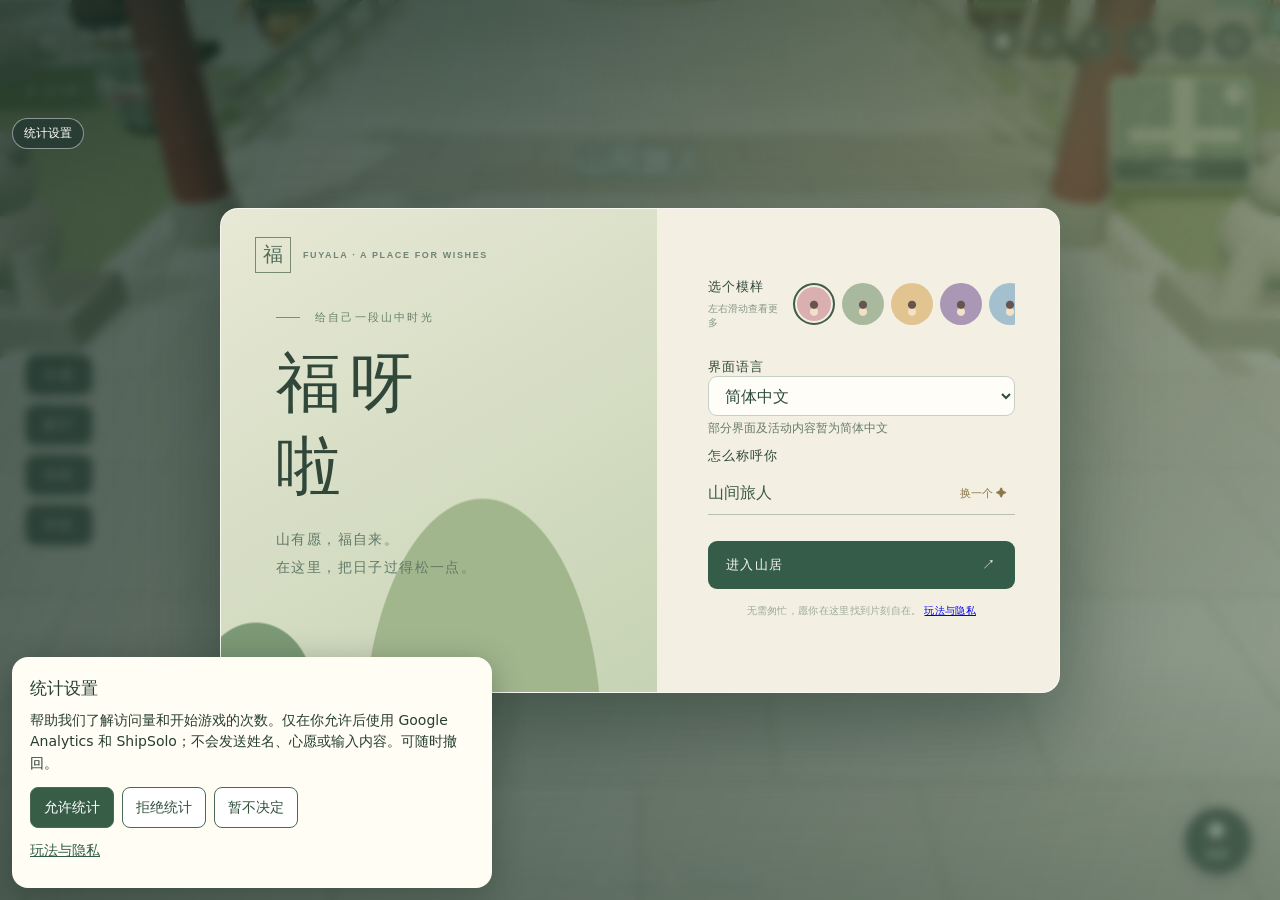
<file: index.html>
<!doctype html>
<html lang="zh-CN">
<head>
  <meta charset="UTF-8">
  <meta name="viewport" content="width=device-width, initial-scale=1, viewport-fit=cover">
  <meta name="theme-color" content="#263f39">
  <meta name="description" content="走进福呀啦的山有愿，在山林庭院里祈愿、听钟、观鱼，留一段自在时光。">
  <title>福呀啦 FuYaLa · 山有愿 | 山林祈愿与放松游戏</title>
  <link rel="canonical" href="https://fuyala.com/">
  <link rel="icon" href="/favicon.svg" type="image/svg+xml">
  <meta property="og:type" content="website">
  <meta property="og:title" content="福呀啦 · 山有愿">
  <meta property="og:description" content="在山林庭院中祈愿、求签、喂鱼与静心，留一段自在时光。">
  <meta property="og:url" content="https://fuyala.com/">
  <meta name="twitter:card" content="summary">
  <script type="application/ld+json">{"@context":"https://schema.org","@type":"WebApplication","name":"福呀啦 · 山有愿","url":"https://fuyala.com/","applicationCategory":"GameApplication","operatingSystem":"Web","inLanguage":["zh-CN","zh-TW","en","ja","ko"],"description":"在浏览器中漫游原创山林庭院，体验祈愿、求签、喂鱼与静心。"}</script>
  <link rel="stylesheet" href="./style.css">
</head>
<body>
  <main id="game" aria-label="福呀啦游戏">
    <div id="scene" aria-label="可探索的山林庭院"></div>
    <div class="scene-shade" aria-hidden="true"></div>
    <div id="world-hotspots" class="world-hotspots" aria-label="附近可互动地点"></div>

    <header class="topbar">
      <div class="brand"><span class="brand-seal">福</span><span><strong>福呀啦</strong><small>山有愿 · 福自来</small></span></div>
      <div class="top-actions">
        <button class="icon-button" id="collection-toggle" title="收藏簿" aria-label="收藏簿">▣</button>
        <button class="icon-button" id="settings-toggle" title="个人设置" aria-label="个人设置">⚙</button>
        <button class="icon-button" id="time-toggle" title="切换日夜" aria-label="切换日夜">☾</button>
        <button class="icon-button" id="sound-toggle" title="切换环境与互动声音" aria-label="切换环境与互动声音">♫</button>
        <button class="icon-button" id="overview-toggle" title="切换俯瞰" aria-label="切换俯瞰">◇</button>
        <button class="icon-button" id="photo-button" title="拍照" aria-label="拍照">◎</button>
      </div>
    </header>
    <div class="location"><span class="location-dot"></span><span id="location-name">山门前</span><span class="location-divider"></span><span>此刻宜慢行</span></div>
    <nav class="desktop-categories" aria-label="游览分类"><button data-category="0">祈愿</button><button data-category="1">殿宇</button><button data-category="2">体验</button><button data-category="3">闲游</button></nav>
    <button id="map-toggle" class="map-preview" aria-label="打开庭院地图"><span class="map-north">北</span><span class="map-route"></span><span class="map-player">▲</span><span class="map-label">山居地图 ↗</span></button>

    <div class="bottom-controls">
      <div class="control-side"><button id="menu-toggle" class="round-button" aria-label="打开游览菜单"><span class="round-icon">✣</span><span>游览</span></button></div>
      <div id="joystick" class="joystick" aria-label="拖动摇杆移动角色"><div class="joystick-ring"></div><div id="joystick-knob" class="joystick-knob"></div></div>
      <div class="control-side right"><button id="emote-toggle" class="round-button" aria-label="打开动作菜单"><span class="round-icon">✳</span><span>动作</span></button></div>
    </div>
    <div class="desktop-hint">W A S D 移动 <i></i> 拖动视角 <i></i> 点击目的地前往</div>
    <button id="interact" class="interact-button" hidden>互动</button>
    <div id="toast" class="toast" role="status" aria-live="polite"></div>

    <section id="action-menu" class="action-menu" aria-label="游览菜单" hidden>
      <div class="panel-heading"><div><span class="eyebrow">EXPLORE THE GARDEN</span><h2>去山中走走</h2><p>选一个去处，沿着石路慢慢走。</p></div><button class="close-button" id="menu-close" aria-label="关闭游览菜单">×</button></div>
      <div class="menu-scroll">
        <div class="menu-section"><div class="section-label"><span>01</span> 祈愿 <i></i></div><div class="action-grid"><button data-action="incense"><span>♧</span>敬香</button><button data-action="wish"><span>✧</span>心愿树</button><button data-action="fortune"><span>⌁</span>抽签</button><button data-action="oracle"><span>☷</span>自我反思</button><button data-action="tarot"><span>☼</span>星象牌</button><button data-action="zodiac"><span>✦</span>生肖心笺</button></div></div>
        <div class="menu-section"><div class="section-label"><span>02</span> 殿宇 <i></i></div><div class="action-grid"><button data-action="main-hall"><span>⌂</span>清和殿</button><button data-action="wisdom"><span>⌂</span>听雨阁</button><button data-action="blessing"><span>⌂</span>福缘殿</button><button data-action="moon"><span>⌂</span>月华堂</button><button data-action="breeze"><span>⌂</span>清风殿</button><button data-action="joy"><span>⌂</span>长乐殿</button><button data-action="cloud"><span>⌂</span>望云殿</button></div></div>
        <div class="menu-section"><div class="section-label"><span>03</span> 体验 <i></i></div><div class="action-grid"><button data-action="alchemy"><span>♨</span>炼丹</button><button data-action="woodfish"><span>◉</span>木鱼</button><button data-action="bell"><span>♧</span>鸣钟</button><button data-action="drum"><span>⊙</span>敲鼓</button><button data-action="exercise"><span>✣</span>舒展</button><button data-action="meditation"><span>✧</span>山间静心</button><button data-action="dance"><span>♫</span>云间乐台</button><button data-action="release"><span>✦</span>打小人 · 烦恼退散</button></div></div>
        <div class="menu-section"><div class="section-label"><span>04</span> 闲游 <i></i></div><div class="action-grid"><button data-action="reading"><span>▤</span>藏书阁</button><button data-action="tea"><span>♨</span>一杯茶</button><button data-action="fish"><span>≈</span>喂鱼</button><button data-action="rest"><span>⌁</span>休息</button><button data-action="monk"><span>☘</span>山居人</button><button data-action="cat"><span>✿</span>摸猫</button></div></div>
      </div>
    </section>
    <div id="emote-menu" class="emote-menu" hidden><button data-emote="wave">挥手</button><button data-emote="bow">作揖</button><button data-emote="hug">拥抱</button><button data-emote="heart">比心</button></div>

    <section id="map-panel" class="map-panel" aria-label="山居地图" hidden>
      <div class="panel-heading"><div><span class="eyebrow">A WALK IN THE HILLS</span><h2>山居地图</h2><p>在这里，随心走走。</p></div><button id="map-close" class="close-button" aria-label="关闭地图">×</button></div>
      <div id="map-viewport" class="map-art" tabindex="0" aria-label="庭院地点分布图，使用方向键移动，加减键缩放"><div id="map-canvas" class="map-canvas">
        <span class="map-compass">北 ↑</span>
        <button type="button" class="map-building map-hall" data-map-action="main-hall">清和殿</button>
        <button type="button" class="map-building map-blessing" data-map-action="blessing">福缘殿</button>
        <button type="button" class="map-building map-moon" data-map-action="moon">月华堂</button><button type="button" class="map-building map-breeze" data-map-action="breeze">清风殿</button><button type="button" class="map-building map-joy" data-map-action="joy">长乐殿</button><button type="button" class="map-building map-cloud" data-map-action="cloud">望云殿</button>
        <button type="button" class="map-building map-reading" data-map-action="reading">听雨阁</button>
        <button type="button" class="map-building map-alchemy" data-map-action="alchemy">丹香房</button>
        <button type="button" class="map-building map-bell" data-map-action="bell">钟亭</button>
        <button type="button" class="map-building map-practice" data-map-action="exercise">观云亭</button>
        <span class="map-building map-gate">山门</span>
        <button type="button" class="map-release" data-map-action="release">打小人</button>
        <button type="button" class="map-dance" data-map-action="dance">乐台</button>
        <button type="button" class="map-plaza" data-map-action="incense">香庭</button>
        <button type="button" class="map-lake" data-map-action="fish">锦鲤池</button>
        <button type="button" class="map-tree" data-map-action="wish">心愿树</button><button type="button" class="map-tea" data-map-action="tea">茶摊</button>
        <span id="world-map-player" class="world-map-player" title="你的位置" aria-label="你的位置">▲</span>
      </div></div>
      <div class="map-tools"><button type="button" id="map-zoom-out" aria-label="缩小地图">−</button><span id="map-zoom-label" aria-live="polite">100%</span><button type="button" id="map-zoom-in" aria-label="放大地图">＋</button><button type="button" id="map-center">定位自己</button><button type="button" id="map-reset">复位</button></div>
      <p class="map-caption">点地点前往；拖动地图，滚轮或双指缩放。</p>
    </section>

    <div id="modal" class="overlay" hidden>
      <section class="dialog" role="dialog" aria-modal="true" aria-labelledby="modal-title">
        <button id="modal-close" class="close-button dialog-close" aria-label="关闭">×</button>
        <div class="dialog-mark">福呀啦 · 山有愿</div>
        <h2 id="modal-title"></h2><div id="modal-body"></div>
      </section>
    </div>

    <section id="welcome" class="welcome" aria-label="进入福呀啦">
      <div class="welcome-card">
        <div class="welcome-top"><span class="welcome-seal">福</span><span class="welcome-kicker">FUYALA · A PLACE FOR WISHES</span></div>
        <div class="welcome-copy"><div class="welcome-overline"><span></span> 给自己一段山中时光</div><h1>福呀<span>啦</span></h1><p>山有愿，福自来。<br>在这里，把日子过得松一点。</p></div>
        <div class="welcome-form">
          <div class="form-row"><div><span class="field-title">选个模样</span><small>左右滑动查看更多</small></div><div id="avatar-options" class="avatar-options" aria-label="形象选择，左右滑动查看更多"><button type="button" class="avatar-choice rose selected" data-avatar="rose" aria-label="粉衣花饰" aria-pressed="true"><span>●</span></button><button type="button" class="avatar-choice sage" data-avatar="sage" aria-label="青衣兔耳" aria-pressed="false"><span>●</span></button><button type="button" class="avatar-choice amber" data-avatar="amber" aria-label="杏衣熊帽" aria-pressed="false"><span>●</span></button><button type="button" class="avatar-choice plum" data-avatar="plum" aria-label="紫衣花饰" aria-pressed="false"><span>●</span></button><button type="button" class="avatar-choice sky" data-avatar="sky" aria-label="蓝衣兔耳" aria-pressed="false"><span>●</span></button><button type="button" class="avatar-choice ink" data-avatar="ink" aria-label="黛衣熊帽" aria-pressed="false"><span>●</span></button><button type="button" class="avatar-choice mint" data-avatar="mint" aria-label="绿衣花饰" aria-pressed="false"><span>●</span></button><button type="button" class="avatar-choice cloud" data-avatar="cloud" aria-label="云灰熊帽" aria-pressed="false"><span>●</span></button></div></div>
          <label class="field-title" for="language-select">界面语言</label><select id="language-select" class="language-select" aria-describedby="language-note"><option value="zh-CN">简体中文</option><option value="zh-TW">繁體中文</option><option value="en">English</option><option value="ja">日本語</option><option value="ko">한국어</option></select><small id="language-note" class="language-note">活动内容暂为简体中文</small><label class="field-title" for="name-input">怎么称呼你</label><div class="name-field"><input id="name-input" type="text" maxlength="12" value="山间旅人" autocomplete="off"><button type="button" id="random-name" class="random-name" aria-label="随机生成名字">换一个 ✦</button></div>
          <button id="enter-game" class="primary-button">进入山居 <span>↗</span></button>
          <p class="welcome-foot">无需匆忙，愿你在这里找到片刻自在。 <a href="/about">玩法与隐私</a></p>
        </div>
      </div>
    </section>
  </main>
  <script type="module" src="./main.js"></script>
  <script type="module" src="./analytics-ui.mjs"></script>
</body>
</html>
</file>
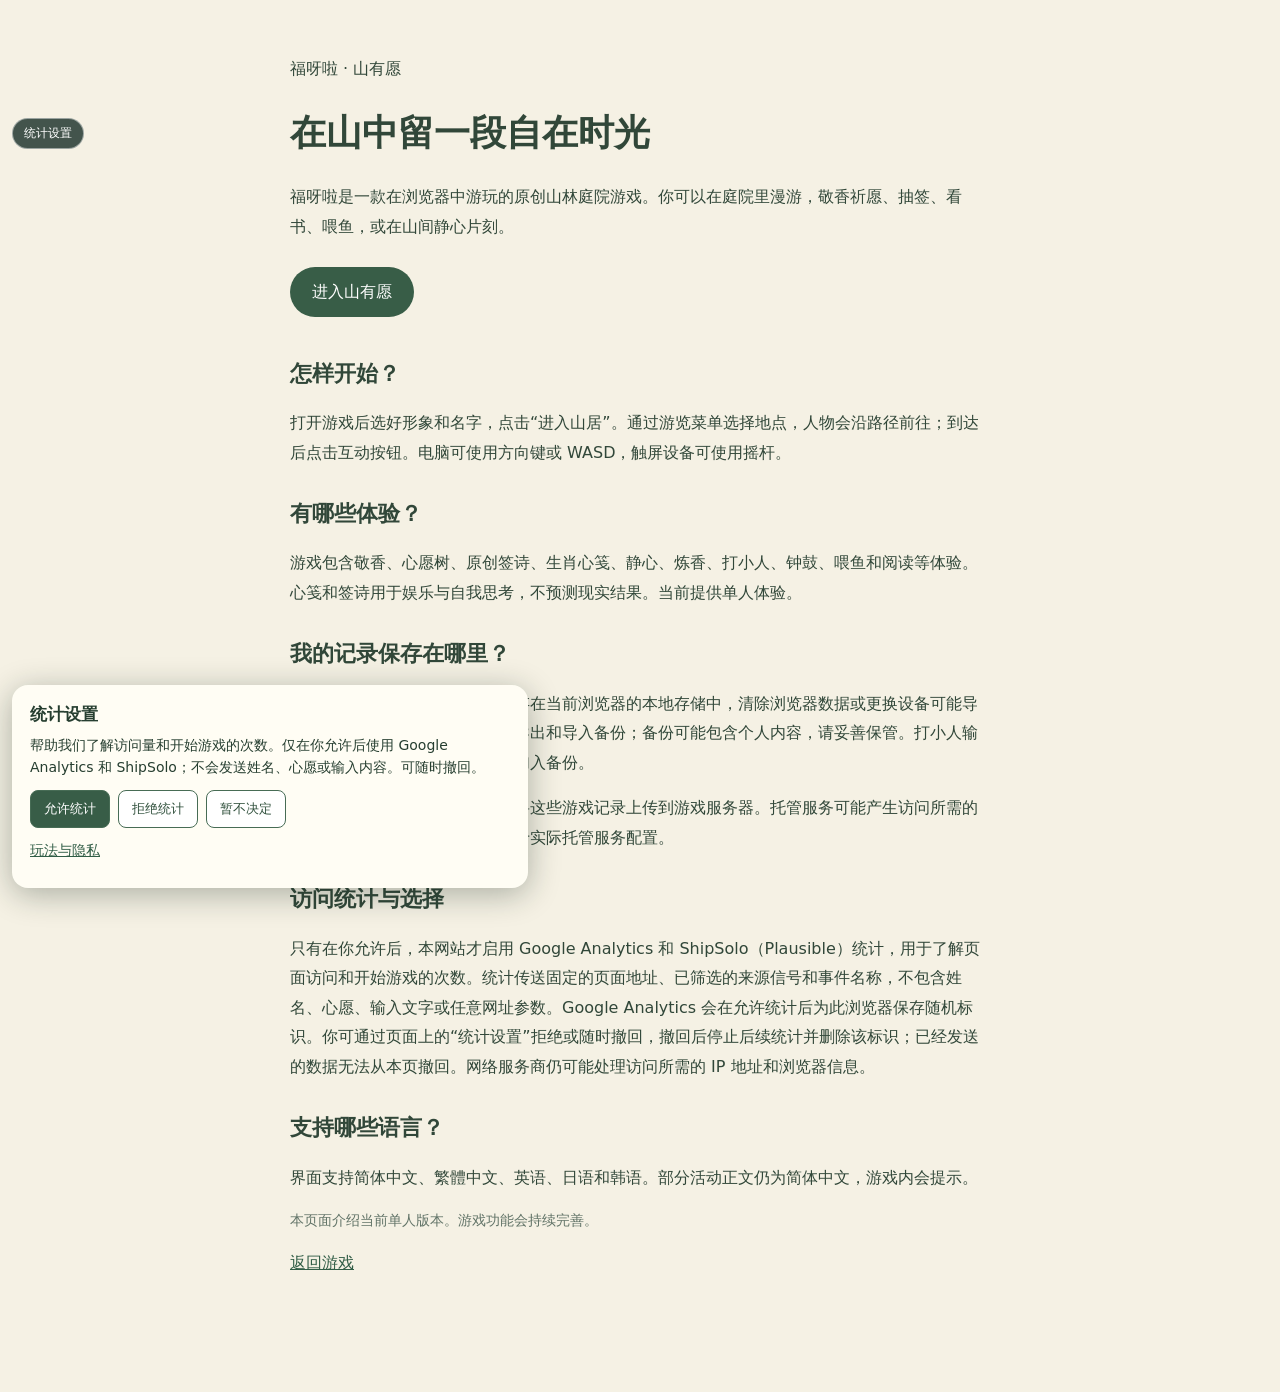
<file: about.html>
<!doctype html>
<html lang="zh-CN">
<head>
  <meta charset="utf-8"><meta name="viewport" content="width=device-width, initial-scale=1">
  <title>玩法与隐私 · 福呀啦</title>
  <meta name="description" content="了解福呀啦山有愿的祈愿、求签和闲游玩法，以及游戏记录如何保存在浏览器中。">
  <link rel="canonical" href="https://fuyala.com/about">
  <link rel="icon" href="/favicon.svg" type="image/svg+xml">
  <style>body{margin:0;background:#f5f1e4;color:#314739;font:16px/1.85 system-ui,sans-serif}main{max-width:700px;margin:6vh auto;padding:0 22px 60px}h1,h2{font-family:serif;line-height:1.4}h1{font-size:36px}h2{font-size:22px;margin-top:32px}a{color:#315d46} .cta{display:inline-block;background:#385d47;color:#fff;text-decoration:none;border-radius:30px;padding:10px 22px;margin:10px 0}.note{color:#617367;font-size:14px}</style>
</head>
<body><main>
  <p>福呀啦 · 山有愿</p>
  <h1>在山中留一段自在时光</h1>
  <p>福呀啦是一款在浏览器中游玩的原创山林庭院游戏。你可以在庭院里漫游，敬香祈愿、抽签、看书、喂鱼，或在山间静心片刻。</p>
  <a class="cta" href="/">进入山有愿</a>
  <h2>怎样开始？</h2>
  <p>打开游戏后选好形象和名字，点击“进入山居”。通过游览菜单选择地点，人物会沿路径前往；到达后点击互动按钮。电脑可使用方向键或 WASD，触屏设备可使用摇杆。</p>
  <h2>有哪些体验？</h2>
  <p>游戏包含敬香、心愿树、原创签诗、生肖心笺、静心、炼香、打小人、钟鼓、喂鱼和阅读等体验。心笺和签诗用于娱乐与自我思考，不预测现实结果。当前提供单人体验。</p>
  <h2>我的记录保存在哪里？</h2>
  <p>名字、心愿和收藏等记录主要保存在当前浏览器的本地存储中，清除浏览器数据或更换设备可能导致记录丢失。个人设置提供手动导出和导入备份；备份可能包含个人内容，请妥善保管。打小人输入的文字只在当前页面使用，不加入备份。</p>
  <p>本站游戏不要求登录，也不主动将这些游戏记录上传到游戏服务器。托管服务可能产生访问所需的基础网络日志；日志的处理取决于实际托管服务配置。</p>
  <h2 id="statistics">访问统计与选择</h2><p>只有在你允许后，本网站才启用 Google Analytics 和 ShipSolo（Plausible）统计，用于了解页面访问和开始游戏的次数。统计传送固定的页面地址、已筛选的来源信号和事件名称，不包含姓名、心愿、输入文字或任意网址参数。Google Analytics 会在允许统计后为此浏览器保存随机标识。你可通过页面上的“统计设置”拒绝或随时撤回，撤回后停止后续统计并删除该标识；已经发送的数据无法从本页撤回。网络服务商仍可能处理访问所需的 IP 地址和浏览器信息。</p><h2>支持哪些语言？</h2>
  <p>界面支持简体中文、繁體中文、英语、日语和韩语。部分活动正文仍为简体中文，游戏内会提示。</p>
  <p class="note">本页面介绍当前单人版本。游戏功能会持续完善。</p>
  <a href="/">返回游戏</a>
</main><link rel="stylesheet" href="./analytics-style.css"><script type="module" src="./analytics-ui.mjs"></script></body></html>
</file>
<file: style.css>
:root {
  font-family: 'DM Sans', 'Noto Serif SC', serif;
  color: #fffdf2;
  background: #a8baa4;
  font-synthesis: none;
  --ink: #273b31;
  --cream: #f6f2e6;
  --gold: #d8c38d;
  --glass: rgba(27, 43, 36, .86);
}
* { box-sizing: border-box; }
html, body, #game { width: 100%; height: 100%; margin: 0; overflow: hidden; }
button, input, textarea { font: inherit; }
button { cursor: pointer; -webkit-tap-highlight-color: transparent; }
button:focus-visible, input:focus-visible, textarea:focus-visible { outline: 3px solid #e8c987; outline-offset: 3px; }
[hidden] { display: none !important; }
#game { position: relative; isolation: isolate; }
#scene, #scene canvas { position: absolute; inset: 0; width: 100%; height: 100%; display: block; touch-action: none; }
#scene { background: #a9c0ad; }
.scene-shade { position: absolute; inset: 0; pointer-events: none; background: linear-gradient(180deg, rgba(20,36,29,.36), transparent 23%, transparent 73%, rgba(20,36,29,.25)); }
.topbar { position: absolute; top: max(22px,env(safe-area-inset-top)); left: 28px; right: 28px; display: flex; align-items: flex-start; justify-content: space-between; pointer-events: none; }
.brand { display: flex; gap: 10px; align-items: center; text-shadow: 0 2px 12px #1d3029c9; }
.brand-seal, .welcome-seal { width: 41px; height: 41px; border: 1px solid #faf3d8cf; display: grid; place-items: center; font: 600 22px 'Noto Serif SC',serif; color: #fff8dc; }
.brand strong { font: 600 16px 'Noto Serif SC',serif; letter-spacing: .16em; display: block; }
.brand small { font-size: 9px; letter-spacing: .19em; display: block; margin-top: 3px; opacity: .82; }
.top-actions { display: flex; gap: 7px; pointer-events: auto; }
.icon-button, .close-button { border: 1px solid #ffffff62; background: #263b34b8; color: white; backdrop-filter: blur(12px); display: grid; place-items: center; }
.icon-button { width: 39px; height: 39px; border-radius: 50%; font-size: 19px; box-shadow: 0 3px 12px #1c2b2740; }
.icon-button.active { background: #e9dfba; color: #345044; }
.icon-button:hover, .round-button:hover { background: #314e3fe8; }
.location { position: absolute; top: 83px; left: 28px; color: #fffef3; display: flex; gap: 8px; align-items: center; font-size: 11px; letter-spacing: .08em; text-shadow: 0 1px 8px #182b20; }
.location-dot { width: 6px; height: 6px; background: #e3c78b; border-radius: 50%; }
.location-divider { height: 11px; width: 1px; background: #fff9; }
.map-preview { position: absolute; right: 28px; top: 77px; width: 142px; height: 108px; border: 2px solid #fffef1; border-radius: 9px; background: #849c7d; box-shadow: 0 4px 18px #21342666; overflow: hidden; color: #31493a; }
.map-preview:before { content: ''; position: absolute; width: 22px; height: 125px; top: 0; left: 61px; background: #d1d9b8; }
.map-preview:after { content: ''; position: absolute; height: 15px; width: 112px; top: 49px; left: 17px; background: #d1d9b8; }
.map-route { position: absolute; inset: 13px 30px 19px; border: 1px solid #dbe0c5; border-radius: 40% 40% 10% 10%; }
.map-north { position: absolute; right: 6px; top: 6px; background: #f4f2dc; border-radius: 50%; width: 19px; height: 19px; display: grid; place-items: center; font-size: 10px; z-index: 3; }
.map-player { position: absolute; z-index: 3; left: 65px; top: 43px; font-size: 15px; color: #345a45; text-shadow: 0 1px white; }
.map-label { position: absolute; bottom: 0; left: 0; right: 0; background: #263d34c9; color: white; font-size: 10px; padding: 5px; z-index: 2; }
.bottom-controls { position: absolute; bottom: max(25px,env(safe-area-inset-bottom)); left: 28px; right: 28px; display: flex; align-items: flex-end; justify-content: space-between; pointer-events: none; }
.control-side { pointer-events: auto; }
.round-button { width: 68px; height: 68px; border: 1px solid #fff9; border-radius: 50%; background: #283f35b8; color: #fff; backdrop-filter: blur(12px); display: flex; flex-direction: column; align-items: center; justify-content: center; gap: 3px; font-size: 11px; letter-spacing: .1em; box-shadow: 0 4px 15px #1b30294d; }
.round-icon { font: 24px sans-serif; line-height: 1; }
.joystick { position: absolute; left: 50%; bottom: 0; transform: translateX(-50%); width: 108px; height: 108px; border: 1px solid #ffffff99; border-radius: 50%; background: #e8eedd32; backdrop-filter: blur(5px); touch-action: none; pointer-events: auto; }
.joystick-ring { position: absolute; inset: 21px; border: 1px solid #fff6; border-radius: 50%; }
.joystick-knob { position: absolute; width: 44px; height: 44px; left: calc(50% - 22px); top: calc(50% - 22px); border-radius: 50%; background: #eff3e0bb; box-shadow: 0 2px 12px #30443830; }
.desktop-hint { position: absolute; bottom: 15px; left: 50%; transform: translateX(-50%); font-size: 10px; letter-spacing: .08em; color: #fff; white-space: nowrap; text-shadow: 0 1px 5px #344; }
.desktop-hint i { display: inline-block; width: 3px; height: 3px; border-radius: 50%; background: #fff; vertical-align: middle; margin: 0 9px; }
.interact-button { position: absolute; bottom: 151px; left: 50%; transform: translateX(-50%); padding: 12px 24px; border: 1px solid #fff9; border-radius: 99px; background: #2a493eea; color: #fff; box-shadow: 0 4px 20px #1c322866; font-size: 13px; letter-spacing: .08em; white-space: nowrap; }
.toast { position: absolute; bottom: 142px; left: 50%; transform: translateX(-50%); padding: 10px 17px; border-radius: 10px; background: #fcfaf0ef; color: #31493d; box-shadow: 0 4px 16px #23372b30; font-size: 12px; white-space: nowrap; opacity: 0; pointer-events: none; transition: opacity .2s; z-index: 15; }
.toast.show { opacity: 1; }
.action-menu, .map-panel { position: absolute; z-index: 5; background: var(--glass); color: #f5f5e9; border: 1px solid #ffffff51; box-shadow: 0 20px 80px #172a2599; backdrop-filter: blur(24px); border-radius: 22px; }
.action-menu { left: 28px; bottom: 110px; width: min(430px,calc(100vw - 56px)); max-height: min(650px,calc(100vh - 145px)); display: flex; flex-direction: column; padding: 23px; }
.panel-heading { display: flex; justify-content: space-between; gap: 20px; }
.eyebrow { font: 600 9px 'DM Sans',sans-serif; letter-spacing: .18em; color: var(--gold); }
.panel-heading h2, .dialog h2 { font: 600 24px 'Noto Serif SC',serif; letter-spacing: .06em; margin: 8px 0; }
.panel-heading p { font-size: 12px; opacity: .72; margin: 0 0 18px; line-height: 1.6; }
.close-button { width: 36px; height: 36px; flex: none; border-radius: 50%; font: 24px/1 sans-serif; }
.menu-scroll { overflow-y: auto; overscroll-behavior: contain; padding-right: 4px; scrollbar-width: thin; scrollbar-color: #ffffff50 transparent; }
.menu-section { margin: 8px 0 20px; }
.section-label { display: flex; align-items: center; gap: 9px; font-size: 12px; letter-spacing: .15em; margin-bottom: 10px; }
.section-label span { color: var(--gold); font: 10px 'DM Sans',sans-serif; }
.section-label i { height: 1px; flex: 1; background: #ffffff30; }
.action-grid { display: grid; grid-template-columns: repeat(3,1fr); gap: 7px; }
.action-grid button, .emote-menu button { border: 1px solid #ffffff31; background: #ffffff0c; color: #f4f4e7; border-radius: 11px; padding: 11px 6px; font-size: 12px; transition: background .15s, transform .15s; }
.action-grid button:hover, .emote-menu button:hover { background: #ffffff24; }
.action-grid button:active, .emote-menu button:active { transform: scale(.97); }
.action-grid button span { display: block; color: #e3d1a1; font-size: 21px; line-height: 1; margin-bottom: 7px; }
.emote-menu { position: absolute; right: 28px; bottom: 108px; display: grid; grid-template-columns: repeat(2,72px); gap: 7px; padding: 10px; border: 1px solid #fff5; border-radius: 15px; background: var(--glass); z-index: 5; backdrop-filter: blur(18px); }
.map-panel { right: 28px; top: 78px; width: min(350px,calc(100vw - 40px)); padding: 23px; }
.map-art { height: 360px; position: relative; border-radius: 12px; background: #879f80; overflow: hidden; color: #fffdf2; }
.map-canvas:before { content: ''; position: absolute; inset: 26px 45px; background: #aebf9e; border: 1px solid #c5d2b4; border-radius: 45% 45% 24% 24%; }
.map-canvas:after { content: ''; position: absolute; top: 68px; bottom: 27px; left: calc(50% - 8px); width: 16px; background: #dedfc7; }
.map-compass, .map-lake, .map-building, .map-plaza { position: absolute; z-index: 1; font-size: 10px; }
.map-compass { right: 13px; top: 12px; }
.map-building { background: #597364; border: 3px solid #d8ddc6; text-align: center; padding: 10px 4px; box-shadow: 0 2px 0 #3c594b80; }
.map-hall { top: 95px; left: 37%; width: 26%; }
.map-east { top: 175px; right: 39px; width: 23%; }
.map-west { top: 175px; left: 39px; width: 23%; }
.map-gate { bottom: 30px; left: 40%; width: 20%; }
.map-plaza { top: 215px; left: 45%; text-align: center; color: #435d4c; }
.map-lake { bottom: 68px; right: 26px; background: #88b4aa; border: 4px solid #d5d6b9; border-radius: 50%; padding: 18px 9px; }
.map-caption { text-align: center; color: #d9ddcb; font: 12px 'Noto Serif SC',serif; letter-spacing: .15em; margin: 15px 0 0; }
.overlay { position: absolute; inset: 0; z-index: 10; background: #14231db0; display: grid; place-items: center; padding: 20px; backdrop-filter: blur(5px); }
.dialog { width: min(450px,100%); max-height: min(85vh,720px); overflow: auto; overscroll-behavior: contain; position: relative; background: #f6f2e6; color: #344a3e; border: 1px solid #fffaf1; border-radius: 22px; padding: 32px; box-shadow: 0 20px 80px #13251c99; }
.dialog:before { content: ''; position: absolute; inset: 7px; border: 1px solid #cbb98b55; border-radius: 16px; pointer-events: none; }
.dialog-close { position: absolute; right: 22px; top: 22px; background: #e5e8dd; color: #344a3e; border: 0; z-index: 1; }
.dialog-mark { font-size: 10px; letter-spacing: .2em; color: #aa8f5a; margin-bottom: 13px; }
.dialog h2 { font-size: 25px; margin: 0 40px 13px 0; }
.dialog p { font-size: 14px; line-height: 1.85; color: #607066; }
.dialog input, .dialog textarea { display: block; width: 100%; border: 1px solid #c5cebd; border-radius: 12px; background: #fffdf7; color: #344a3e; padding: 13px; margin: 10px 0; font-size: 14px; line-height: 1.6; resize: vertical; min-height: 46px; }
.dialog textarea { min-height: 95px; }
.dialog button:not(.close-button) { border: 1px solid transparent; border-radius: 99px; background: #395e4b; color: #fff; padding: 12px 21px; margin: 8px 6px 0 0; min-height: 43px; transition: background .2s; }
.dialog button:not(.close-button):hover { background: #284d3a; }
.dialog button:not(.close-button):disabled { opacity: .5; cursor: default; }
.dialog button.secondary, .dialog button.activity-button.secondary { background: transparent; color: #476456; border-color: #b8c8b8; }
.activity-content { position: relative; }
.activity-content p { margin: 8px 0 16px; }
.activity-kicker { display: inline-block; font: 600 21px 'Noto Serif SC',serif; color: #927844; margin: 7px 0; }
.activity-verse { background: #ece9d8; color: #506954; border-left: 3px solid #c8af75; border-radius: 0 10px 10px 0; padding: 20px; margin: 15px 0; font: 500 17px/1.9 'Noto Serif SC',serif; }
.activity-count { font: 500 48px 'Noto Serif SC',serif; color: #758b72; line-height: 1.2; margin-top: 18px; }
.activity-meter { width: 100%; height: 11px; border-radius: 99px; background: #dce0d0; overflow: hidden; margin-top: 18px; }
.activity-meter span { display: block; height: 100%; border-radius: inherit; background: linear-gradient(90deg,#8ba789,#d8bc80); transition: width .4s ease; }
.activity-options { display: flex; flex-wrap: wrap; gap: 3px; }
.welcome { position: absolute; inset: 0; z-index: 20; display: grid; place-items: center; padding: 20px; background: linear-gradient(110deg,#172d26bd,#36533b78),radial-gradient(circle at 80% 10%,#e6cf9766,transparent 42%); backdrop-filter: blur(5px); }
.welcome-card { position: relative; width: min(840px,100%); min-height: 485px; display: grid; grid-template-columns: 1.08fr .92fr; background: #f3f0e3; color: #314739; border: 1px solid #fff8; border-radius: 18px; overflow: hidden; box-shadow: 0 30px 90px #13292080; }
.welcome-card:before { content: ''; position: absolute; left: 0; top: 0; bottom: 0; width: 52%; background: radial-gradient(ellipse at 8% 100%,#7c9a76 0 10%,transparent 10.3%),radial-gradient(ellipse at 60% 110%,#a2b68e 0 32%,transparent 32.3%),linear-gradient(150deg,#e7e8d5,#c6d3b4); pointer-events: none; }
.welcome-top { position: absolute; top: 28px; left: 34px; display: flex; align-items: center; gap: 12px; }
.welcome-seal { border-color: #778b74; color: #506d58; width: 36px; height: 36px; font-size: 20px; }
.welcome-kicker { font: 600 9px 'DM Sans',sans-serif; letter-spacing: .18em; color: #718575; }
.welcome-copy { position: relative; align-self: center; padding: 60px 34px 55px 55px; }
.welcome-overline { font-size: 11px; letter-spacing: .2em; color: #67816a; }
.welcome-overline span { display: inline-block; width: 24px; height: 1px; background: #799078; vertical-align: middle; margin-right: 10px; }
.welcome-copy h1 { font: 600 clamp(42px,7vw,65px) 'Noto Serif SC',serif; letter-spacing: .12em; line-height: 1.3; margin: 16px 0; }
.welcome-copy h1 span { display: block; }
.welcome-copy p { font: 14px/2 'Noto Serif SC',serif; color: #617967; letter-spacing: .1em; }
.welcome-form { align-self: center; padding: 42px 44px 36px 34px; }
.form-row { display: flex; align-items: center; justify-content: space-between; gap: 10px; margin-bottom: 28px; }
.field-title { font: 600 13px 'Noto Serif SC',serif; display: block; letter-spacing: .08em; }
.form-row small { font-size: 10px; color: #8a988a; display: block; margin-top: 6px; }
.avatar-options { display: flex; gap: 7px; }
.avatar-choice { height: 42px; width: 42px; border-radius: 50%; border: 2px solid transparent; background: #d9afb0; color: #67544e; }
.avatar-choice.sage { background: #a8b99e; }
.avatar-choice.amber { background: #e2c491; }
.avatar-choice.selected { border-color: #405e49; box-shadow: 0 0 0 2px #f2f0e2 inset; }
.avatar-choice span { font-size: 19px; text-shadow: 0 7px 0 #f4e1c5; }
.name-field { display: flex; align-items: center; border-bottom: 1px solid #b8c1b0; margin-top: 7px; }
.name-field input { min-width: 0; flex: 1; border: 0; background: transparent; padding: 12px 0; color: #405b49; outline: 0; }
.name-field span { color: #b29b6a; }
.primary-button { width: 100%; display: flex; justify-content: space-between; align-items: center; background: #345c48; color: #f9f7eb; border: 0; border-radius: 9px; padding: 15px 18px; margin-top: 26px; letter-spacing: .12em; font-size: 13px; }
.primary-button:hover { background: #254c39; }
.welcome-foot { font-size: 10px; color: #9ca899; margin-top: 15px; text-align: center; letter-spacing: .03em; }
@media (max-width: 600px) {
  .topbar { top: max(15px,env(safe-area-inset-top)); left: 15px; right: 15px; }
  .brand-seal { width: 34px; height: 34px; font-size: 19px; }
  .brand strong { font-size: 14px; }
  .brand small { font-size: 9px; }
  .icon-button { width: 35px; height: 35px; font-size: 16px; }
  .location { top: 64px; left: 16px; font-size: 10px; }
  .map-preview { right: 15px; top: 62px; width: 105px; height: 82px; }
  .map-preview:before { left: 41px; }
  .map-preview:after { top: 35px; left: 5px; }
  .map-player { left: 47px; top: 32px; }
  .bottom-controls { left: 15px; right: 15px; bottom: max(20px,env(safe-area-inset-bottom)); }
  .round-button { width: 61px; height: 61px; font-size: 10px; }
  .round-icon { font-size: 22px; }
  .joystick { width: 100px; height: 100px; }
  .desktop-hint { display: none; }
  .interact-button { bottom: 132px; }
  .toast { bottom: 124px; max-width: 88vw; white-space: normal; text-align: center; }
  .action-menu { left: 12px; bottom: 95px; width: calc(100vw - 24px); max-height: calc(100dvh - 115px); padding: 19px; border-radius: 19px; }
  .emote-menu { right: 15px; bottom: 94px; }
  .map-panel { top: 54px; right: 12px; width: calc(100vw - 24px); max-width: 350px; padding: 19px; }
  .map-art { height: min(340px,49vh); }
  .welcome { padding: 14px; }
  .welcome-card { max-width: 390px; min-height: 0; max-height: 94dvh; overflow: auto; display: block; }
  .welcome-card:before { width: 100%; height: 45%; bottom: auto; }
  .welcome-top { left: 25px; top: 22px; }
  .welcome-copy { padding: 83px 27px 23px; }
  .welcome-copy h1 { font-size: 46px; margin: 10px 0; }
  .welcome-copy h1 span { display: inline; }
  .welcome-copy p { font-size: 12px; line-height: 1.7; margin: 8px 0; }
  .welcome-form { position: relative; background: #f3f0e3; padding: 22px 27px 24px; }
  .form-row { margin-bottom: 20px; }
  .primary-button { margin-top: 20px; }
  .dialog { padding: 28px 25px; max-height: min(82dvh,720px); }
}
@media (max-width: 350px) {
  .brand small { display: none; }
  .action-grid { grid-template-columns: repeat(3,minmax(0,1fr)); }
  .action-grid button { font-size: 11px; }
  .welcome-copy { padding-top: 70px; }
  .welcome-copy h1 { font-size: 39px; }
}
.world-map-player {
  position: absolute;
  z-index: 4;
  top: 80%;
  left: 50%;
  width: 24px;
  height: 24px;
  display: grid;
  place-items: center;
  transform: translate(-50%, -50%);
  border: 2px solid #fffdf1;
  border-radius: 50%;
  background: #365c48;
  color: #fffdf1;
  font: 10px/1 sans-serif;
  box-shadow: 0 2px 8px #203a2e88;
  pointer-events: none;
}
/* The map uses the same north-up coordinates as the garden. */
.map-canvas:before { inset: 3% 8%; border-radius: 39% 39% 16% 16%; }
.map-canvas:after { top: 16%; bottom: 14%; left: calc(50% - 8px); }
.map-building { transform: translate(-50%, -50%); width: auto; white-space: nowrap; padding: 5px 4px; font-size: 9px; }
.map-hall { left: 50%; top: 20%; width: 25%; }
.map-blessing { left: 27%; top: 15%; }
.map-moon { left: 73%; top: 15%; }
.map-reading { left: 27%; top: 37.5%; }
.map-alchemy { left: 73%; top: 36%; }
.map-bell { left: 25%; top: 64%; }
.map-practice { left: 75%; top: 66%; }
.map-gate { left: 50%; top: 75%; bottom: auto; width: 20%; }
.map-plaza { left: 50%; top: 45%; transform: translate(-50%, -50%); border-radius: 50%; background: #d6dbc0; padding: 8px 4px; }
.map-lake { left: 75%; top: 51%; right: auto; bottom: auto; transform: translate(-50%, -50%); padding: 12px 5px; white-space: nowrap; font-size: 9px; }
.map-tree { position: absolute; z-index: 2; left: 62%; top: 59%; font-size: 9px; color: #344d3c; white-space: nowrap; }

/* Keep the world visible during the rituals. */
.overlay { place-items: end end; background: rgba(20,35,29,.22); backdrop-filter: none; pointer-events: none; }
.dialog { pointer-events: auto; width: min(420px, 100%); max-height: min(70vh, 660px); }
@media(max-width:600px) {
  .overlay { padding: 0 10px max(10px, env(safe-area-inset-bottom)); place-items: end center; }
  .dialog { max-height: 58dvh; width: 100%; border-radius: 20px; padding: 23px; }
  .dialog h2 { font-size: 20px; }
}

@media(max-width:600px) { .top-actions { gap:3px; } .top-actions .icon-button { width:30px; height:30px; font-size:16px; } .brand strong { letter-spacing:.08em; } }
.profile-options { display:flex; gap:8px; margin:14px 0; }
.dialog .profile-options button { flex:1; border-radius:12px; padding:12px 5px; margin:0; background:#e3eadb; color:#395344; }
.dialog .profile-options button.selected { color:#fff; background:#395e4b; }
.photo-preview { width:100%; border-radius:10px; display:block; }
.dialog .ritual-button.ritual-secondary { background: #dce7d8; color: #294638; border-color: #b7cabb; }
.dialog .ritual-button.ritual-secondary:hover { background: #cbdcc9; }

.map-tea { position:absolute; z-index:2; left:25%; top:56%; color:#fff9e3; font-size:9px; transform:translate(-50%,-50%); }

.desktop-categories { display:none; }
@media (min-width: 900px) and (pointer: fine) {
  .desktop-categories { position:absolute; z-index:3; top:50%; left:25px; transform:translateY(-50%); display:flex; flex-direction:column; gap:8px; }
  .desktop-categories button { width:68px; min-height:42px; color:#f8f7e9; border:1px solid #ffffff66; border-radius:11px; background:#263b34bb; backdrop-filter:blur(10px); letter-spacing:.14em; font-size:13px; }
  .desktop-categories button:hover { background:#375648; }
  .joystick { display:none; }
}

.map-breeze, .map-joy, .map-cloud { width:20%; padding:4px 2px; font-size:9px; transform:translate(-50%,-50%); }
.map-breeze { left:14%; top:31%; } .map-joy { left:86%; top:31%; } .map-cloud { left:50%; top:13%; }

/* The illustrated map also works as a destination selector. */
.map-art button[data-map-action] { color:#fffdf2; font-family:inherit; cursor:pointer; }
.map-art button[data-map-action]:hover, .map-art button[data-map-action]:focus-visible { filter:brightness(1.18); outline:2px solid #fff7d1; outline-offset:2px; z-index:4; }
.map-art button.map-plaza { border:1px solid #9cac8e; color:#435d4c; }
.map-art button.map-lake { color:#315449; }
.map-art button.map-tree, .map-art button.map-tea { border:1px solid #eef1dd; border-radius:10px; padding:4px 6px; background:#607e68; color:#fffdf2; }

/* Contextual actions sit in the world and leave the surrounding scenery visible. */
.world-hotspots { position:absolute; inset:0; z-index:1; pointer-events:none; overflow:hidden; }
.world-hotspot { position:absolute; transform:translate(-50%,-100%); pointer-events:auto; display:flex; align-items:center; gap:6px; padding:6px 10px 6px 6px; border:1px solid #fff9; border-radius:99px; background:#29463ddc; color:#fff9e8; box-shadow:0 3px 12px #17332655; font:11px/1.1 'Noto Serif SC',serif; white-space:nowrap; backdrop-filter:blur(6px); }
.world-hotspot .hotspot-icon { display:grid; place-items:center; width:23px; height:23px; border-radius:50%; background:#f4ead0; color:#3b6250; font:15px/1 sans-serif; }
.world-hotspot:hover, .world-hotspot:focus-visible { background:#3f6551; }
.topbar,.location,.map-preview,.bottom-controls,.desktop-categories,.interact-button { z-index:3; }
@media(max-width:600px) { .world-hotspot { font-size:10px; padding:4px 8px 4px 4px; } .world-hotspot .hotspot-icon { width:21px; height:21px; font-size:13px; } }

/* Compact scene controls are available even before the first ritual is opened. */
.dialog.live-activity { background:rgba(30,48,40,.9); border:1px solid #fff6; color:#f6f5e9; padding:20px 22px; width:min(365px,100%); backdrop-filter:blur(12px); box-shadow:0 9px 36px #17292066; }
.dialog.live-activity:before,.dialog.live-activity .dialog-mark { display:none; }
.dialog.live-activity h2 { font-size:17px; margin:0 38px 8px 0; color:#fff; }
.dialog.live-activity .dialog-close { right:14px; top:12px; background:#ffffff1f; color:#fff; }
.world-interaction p { color:#f3f0df; margin:6px 0 10px; font-size:13px; line-height:1.7; }
.world-actions { display:flex; flex-wrap:wrap; gap:7px; }
.world-actions button { border:1px solid transparent; border-radius:99px; padding:10px 16px; min-height:40px; background:#f2f5e9; color:#30483a; }
.world-actions button.world-secondary { background:#ffffff20; color:#fff; border-color:#ffffff70; }
@media(max-width:600px) { .dialog.live-activity { max-height:40dvh; width:min(360px,100%); padding:16px 18px; } }

/* Keep other controls from replacing an in-progress interaction. */
.overlay { pointer-events:auto; }

.map-release { position:absolute; z-index:2; left:12%; top:67%; transform:translate(-50%,-50%); padding:4px 6px; border:1px solid #eef1dd; border-radius:10px; background:#607e68; color:#fffdf2; font-size:9px; white-space:nowrap; }

/* The appearance picker scrolls horizontally without compressing touch targets. */
.avatar-options { min-width:0; max-width:225px; overflow-x:auto; padding:3px; scrollbar-width:thin; }
.avatar-choice { flex:0 0 42px; }
.avatar-choice.plum { background:#aa96b5; } .avatar-choice.sky { background:#a4bfce; } .avatar-choice.ink { background:#748b9d; } .avatar-choice.mint { background:#adccb1; } .avatar-choice.cloud { background:#c7c0b2; }
.random-name { flex:none; padding:7px 8px; border:0; background:transparent; color:#8b7749; font-size:11px; }
.dialog .profile-options { display:grid; grid-template-columns:repeat(2,minmax(0,1fr)); max-height:190px; overflow:auto; }
.dialog .profile-name-row { display:flex; gap:8px; align-items:center; }
.dialog .profile-name-row input { flex:1; min-width:0; }
.dialog .profile-name-row .profile-random { flex:none; padding:9px 11px; margin:0; background:#e2eadc; color:#395344; }
.profile-name-visibility { display:flex; gap:8px; align-items:center; margin:12px 0; font-size:13px; }
.profile-name-visibility input { width:auto; margin:0; }

.map-art { touch-action:none; }
.map-canvas { position:absolute; inset:0; transform-origin:50% 50%; will-change:transform; }
.map-tools { display:flex; align-items:center; justify-content:center; gap:8px; margin:10px 0 0; }
.map-tools button { min-width:34px; min-height:30px; border:1px solid #ffffff55; border-radius:8px; color:#fffdf2; background:#ffffff18; }
.map-tools #map-reset { padding:0 10px; font-size:11px; }
.map-tools span { min-width:38px; text-align:center; font:11px sans-serif; color:#e1e9d9; }
.map-panel .map-caption { margin-top:9px; letter-spacing:.04em; }

.map-dance { position:absolute; z-index:2; left:86%; top:75%; transform:translate(-50%,-50%); padding:4px 6px; border:1px solid #eef1dd; border-radius:10px; background:#607e68; color:#fffdf2; font-size:9px; white-space:nowrap; }

.map-tools #map-center { padding:0 9px; font-size:11px; }

.language-select { width:100%; min-height:40px; padding:8px 12px; border:1px solid #c5cfc3; border-radius:9px; background:#fffdf7; color:#2d4b3e; font:inherit; }
.language-note,.profile-language-note { display:block; color:#687b6b; font-size:12px; margin:4px 0 10px; }


.room-status{position:absolute;top:105px;left:28px;z-index:3;padding:5px 10px;border:1px solid #ffffff66;border-radius:99px;background:#263b34ba;color:#fff8e6;font-size:10px;pointer-events:none}.room-toggle.active{background:#e9dfba;color:#345044}@media(max-width:600px){.room-status{top:95px;left:15px;font-size:9px}.top-actions{gap:3px}.top-actions .icon-button{width:31px;height:31px;font-size:15px}}

.queue-badge { position:absolute; top:133px; left:28px; z-index:3; padding:7px 11px; border:1px solid #e8d4a4; border-radius:99px; background:#365649ea; color:#fff9df; font-size:11px; }
.queue-badge:focus-visible { outline:3px solid #e8c987; outline-offset:3px; }
@media(max-width:600px) { .queue-badge { top:121px; left:15px; font-size:10px; } }

@media(max-width:350px) { .topbar .brand > span:last-child { display:none; } }

.rooms-list{display:grid;grid-template-columns:repeat(2,minmax(0,1fr));gap:7px;max-height:38vh;overflow-y:auto;margin:12px 0}.rooms-list button{padding:10px;border:1px solid #d8d5c1;border-radius:8px;background:#f8f4e9;color:#364b3e;text-align:left}.rooms-list button:disabled{opacity:.45}
.backup-controls { border-top:1px solid #d1d9cb; margin-top:18px; padding-top:4px; }
.dialog .backup-controls p { margin:8px 0; }
.dialog .backup-controls .backup-help { font-size:12px; line-height:1.6; }
.meditation-view { text-align:center; line-height:1.7; }
.meditation-view p { color:#617367; }
.meditation-view .meditation-note { font-size:12px; opacity:.8; }
.meditation-view label { display:block; text-align:left; font-size:13px; margin:12px 0 5px; }
.meditation-view select { width:100%; border:1px solid #c6d5c5; border-radius:10px; padding:10px; background:#fffdf5; color:#344e3d; }
.meditation-view .world-actions { justify-content:center; }
.meditation-symbol,.meditation-breathe { display:grid; place-items:center; margin:8px auto 16px; width:92px; height:92px; border-radius:50%; color:#f7ecc8; font-size:40px; background:radial-gradient(circle,#cad4a9,#809e80 55%,#456853); box-shadow:0 0 0 12px #e1ead966; }
.meditation-breathe { width:58px; height:58px; font-size:27px; animation:meditation-breathe 6s ease-in-out infinite; }
.meditation-live p { color:#f5f4df; }
@keyframes meditation-breathe { 50% { transform:scale(1.15); box-shadow:0 0 0 18px #e1ead933; } }
@media (prefers-reduced-motion:reduce) { .meditation-breathe { animation:none; } }

.zodiac-select{display:block;width:100%;min-height:44px;margin-top:8px;padding:8px 12px;border:1px solid #c7d2c2;border-radius:10px;background:#fffdf5;color:#30493b;font:inherit}

.zodiac-daily { margin:14px 0; padding:15px 18px; border-radius:12px; background:#eef1e4; border:1px solid #d9e0cf; color:#40594a; }
.dialog .zodiac-daily strong { color:#956d3e; letter-spacing:.08em; }
.dialog .zodiac-daily p { margin:6px 0 0; font-size:14px; }
.analytics-settings {position:fixed;z-index:100;left:12px;top:118px;border:1px solid #ffffff77;border-radius:999px;background:#263b34db;color:#fff;padding:6px 11px;font:12px system-ui,sans-serif}
.analytics-panel {position:fixed;z-index:101;left:12px;bottom:12px;width:min(480px,calc(100vw - 24px));padding:18px;border-radius:16px;background:#fffdf4;color:#263e30;box-shadow:0 6px 32px #16271d55;font:14px/1.55 system-ui,sans-serif}
.analytics-panel h2 {margin:0;font-size:17px}.analytics-panel p{margin:8px 0}.analytics-panel a{color:#315d46}.analytics-actions{display:flex;flex-wrap:wrap;gap:8px;margin:12px 0}.analytics-actions button{padding:9px 13px;border:1px solid #476c55;border-radius:8px;background:#fff;color:#31513d}.analytics-actions button:first-child{background:#385d47;color:#fff}.analytics-status{color:#9e3333}
</file>
<file: analytics-style.css>
.analytics-settings {position:fixed;z-index:100;left:12px;top:118px;border:1px solid #ffffff77;border-radius:999px;background:#263b34db;color:#fff;padding:6px 11px;font:12px system-ui,sans-serif}
.analytics-panel {position:fixed;z-index:101;left:12px;bottom:12px;width:min(480px,calc(100vw - 24px));padding:18px;border-radius:16px;background:#fffdf4;color:#263e30;box-shadow:0 6px 32px #16271d55;font:14px/1.55 system-ui,sans-serif}
.analytics-panel h2 {margin:0;font-size:17px}.analytics-panel p{margin:8px 0}.analytics-panel a{color:#315d46}.analytics-actions{display:flex;flex-wrap:wrap;gap:8px;margin:12px 0}.analytics-actions button{padding:9px 13px;border:1px solid #476c55;border-radius:8px;background:#fff;color:#31513d}.analytics-actions button:first-child{background:#385d47;color:#fff}.analytics-status{color:#9e3333}
</file>
